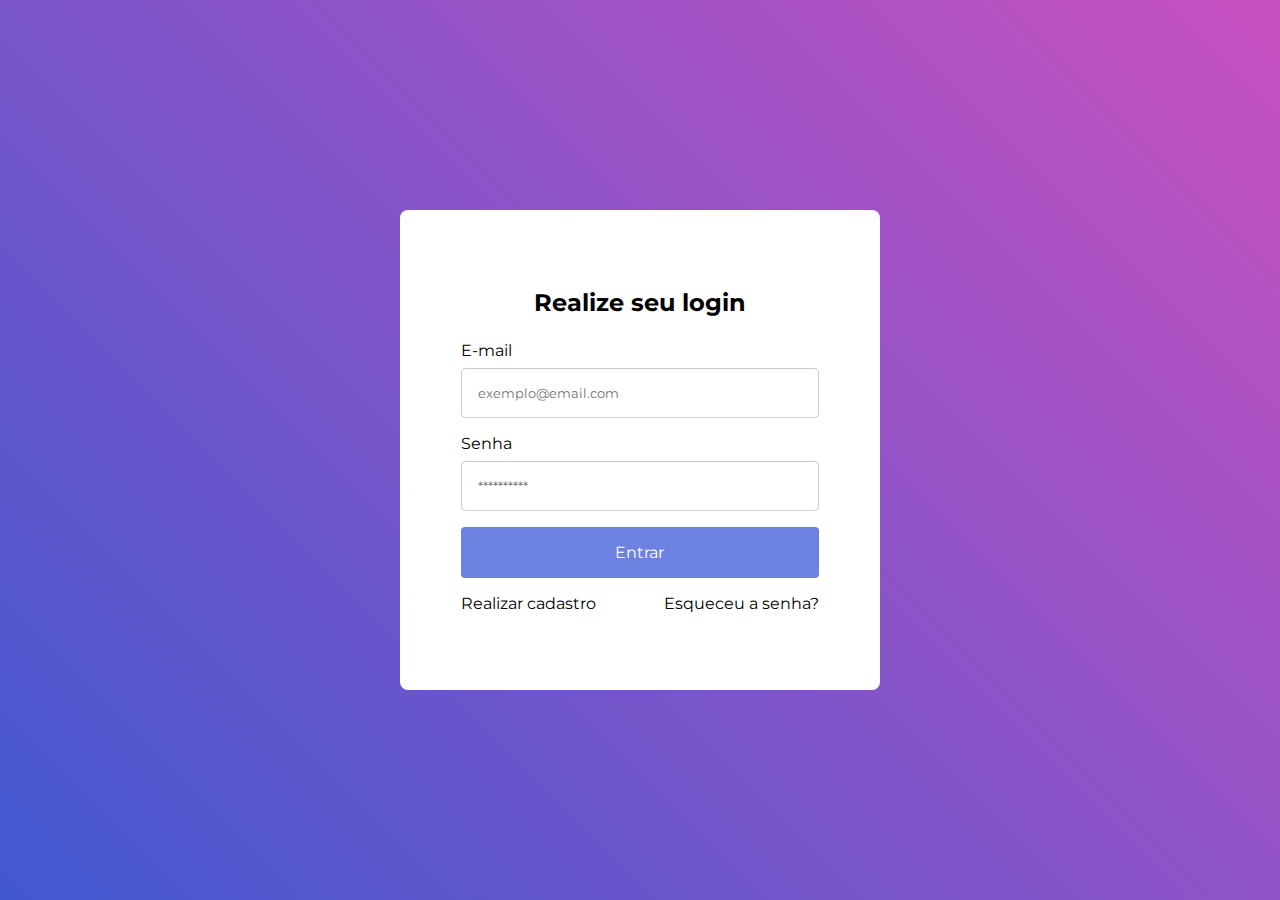
<file: src/main/webapp/index.html>
<!DOCTYPE html>
<html lang="pt-br">

<head>
    <meta charset="UTF-8">
    <meta http-equiv="X-UA-Compatible" content="IE=edge">
    <meta name="viewport" content="width=device-width, initial-scale=1.0">
    <link rel="icon" href="./assets/loja.png" type="image/x-icon">
    <link rel="stylesheet" href="./styles/login.css">
    <title>Login</title>
</head>

<body>
<div class="container">
    <div class="card">
        <h1 class="titulo-formulario">Realize seu login</h1>
        <form class="formulario" method="POST" action="login">
            <label class='formulario-label' for="email">E-mail</label>
            <input class='formulario-input' type="email" name='email' id='email' required
                   placeholder='exemplo@email.com'/>

            <label class='formulario-label' for="senha">Senha</label>
            <input class='formulario-input' type="password" name='senha' id='senha' required
                   placeholder='**********'/>

            <button class="botao-login" type="submit">Entrar</button>

            <div class="mais-informacoes">
                <a class="item" href="#">Realizar cadastro</a>
                <a class="item" href="#">Esqueceu a senha?</a>
            </div>
        </form>
    </div>
</div>
</body>

</html>
</file>
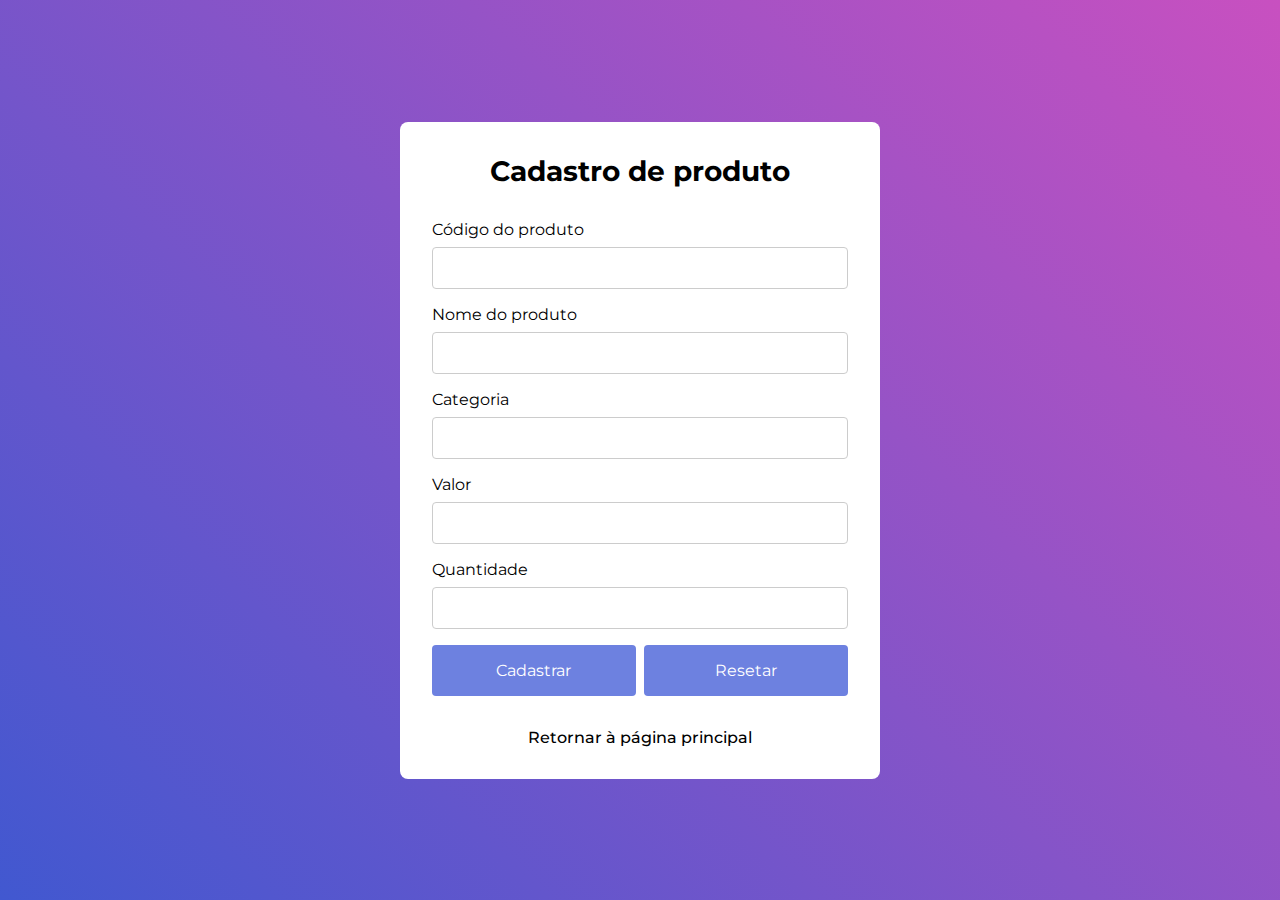
<file: src/main/webapp/cadastrar.html>
<!DOCTYPE html>
<html lang="pt-br">

<head>
    <meta charset="UTF-8">
    <meta http-equiv="X-UA-Compatible" content="IE=edge">
    <meta name="viewport" content="width=device-width, initial-scale=1.0">
    <link rel="icon" href="./assets/loja.png" type="image/x-icon">
    <link rel="stylesheet" href="./styles/cadastrar.css">
    <title>Cadastro de Produtos</title>
</head>

<body>

<div class="container">
    <form action="inserir" method="post" class="card">
        <h1 class="cadastroProduto-titulo">Cadastro de produto</h1>

        <label for="codigo" class="formulario-label">Código do produto</label>
        <input type="text" name="codigo" id="codigo" required class="formulario-input">

        <label for="nomeProduto" class="formulario-label">Nome do produto</label>
        <input type="text" name="nomeProduto" id="nomeProduto" required class="formulario-input">

        <label for="categoria" class="formulario-label">Categoria</label>
        <input type="text" name="categoria" id="categoria" class="formulario-input">

        <label for="valor" class="formulario-label">Valor</label>
        <input type="text" name="valor" id="valor" required class="formulario-input">

        <label for="quantidade" class="formulario-label">Quantidade</label>
        <input type="text" name="quantidade" id="quantidade" required class="formulario-input">

        <div class="botoes">
            <input type="submit" name="Cadastrar" value="Cadastrar" class="botao-cadastro-produto">
            <input type="reset" value="Resetar" class="botao-cadastro-produto">
        </div>

        <a href="home" class="retornar-home">Retornar à página principal</a>
    </form>
</div>

</body>

</html>
</file>
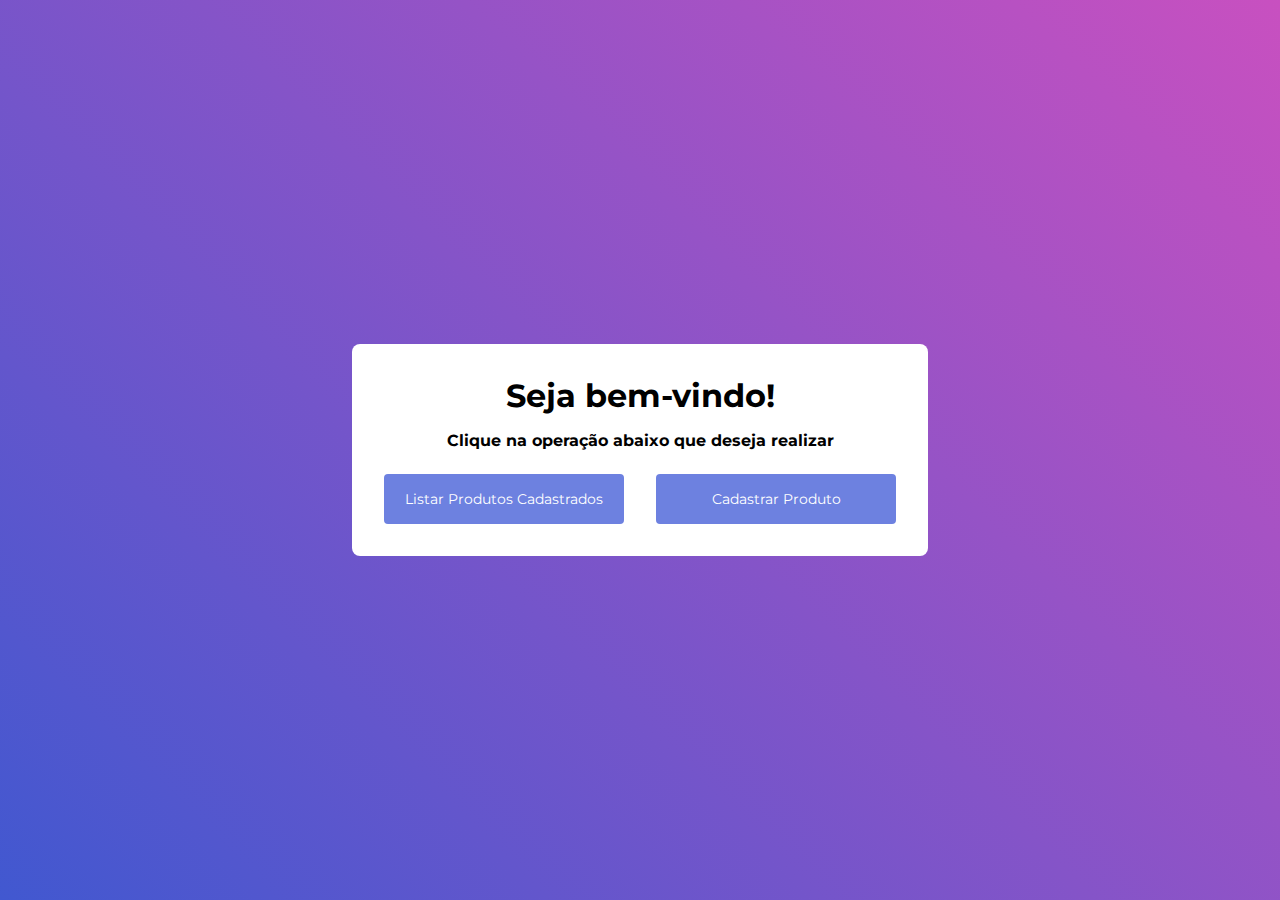
<file: src/main/webapp/home.html>
<!DOCTYPE html>
<html lang="pt-br">

<head>
    <meta charset="UTF-8">
    <meta http-equiv="X-UA-Compatible" content="IE=edge">
    <meta name="viewport" content="width=device-width, initial-scale=1.0">
    <link rel="icon" href="./assets/loja.png" type="image/x-icon">
    <link rel="stylesheet" href="./styles/home.css">
    <title>Home</title>
</head>

<body>
<div class="container">
    <div class="card">
        <h1 class="titulo-principal">Seja bem-vindo!</h1>
        <h2 class="titulo-secundario">Clique na operação abaixo que deseja realizar</h2>

        <div class="forms">
            <form method="GET" action="listarTodosProdutos">
                <input type="hidden" name="extra_submit_param" value="extra_submit_value">
                <button type="submit" name="submit_param" value="submit_value" class="botao-home">Listar Produtos
                    Cadastrados</button>
            </form>

            <form method="POST" action="add">
                <input type="hidden" name="extra_submit_param" value="extra_submit_value">
                <button type="submit" name="submit_param" value="submit_value" class="botao-home">Cadastrar Produto</button>
            </form>
        </div>
    </div>
</div>
</body>

</html>
</file>
<file: src/main/webapp/styles/login.css>
@import url("https://fonts.googleapis.com/css2?family=Montserrat:wght@400;500;700&display=swap");

* {
    padding: 0;
    margin: 0;
    box-sizing: border-box;
    font-family: "Montserrat", sans-serif;
}

.container {
    width: 100vw;
    height: 100vh;
    display: flex;
    justify-content: center;
    align-items: center;
    background: linear-gradient(-135deg, #c850c0, #4158d0);
}

.titulo-formulario {
    font-weight: 700;
    font-size: 1.5rem;
    margin-bottom: 0.5rem;
}

.card {
    width: 30rem;
    height: 30rem;
    display: flex;
    align-items: center;
    justify-content: center;
    flex-direction: column;
    padding: 1rem;
    background-color: #fff;
    border-radius: 0.5rem;
}

.formulario {
    display: flex;
    justify-content: center;
    align-items: center;
    flex-direction: column;
    width: 80%;
}

.formulario-label {
    align-self: flex-start;
    margin-top: 1rem;
}

.formulario-input {
    padding: 1rem;
    width: 100%;
    border: none;
    border: 1px solid #ccc;
    border-radius: 0.25rem;
    margin-top: 0.5rem;
}

.formulario-input:focus {
    outline: none;
    box-shadow: 0 0 3px blue;
}

.botao-login {
    width: 100%;
    margin-top: 1rem;
    padding: 1rem;
    font-family: "Montserrat", sans-serif;
    background-color: #6d81e0;
    color: white;
    font-size: 1rem;
    border: none;
    border-radius: 0.25rem;
    cursor: pointer;
    transition: 0.25s;
}

.botao-login:hover {
    background-color: #3151f0;
}

.mais-informacoes {
    width: 100%;
    display: flex;
    justify-content: space-between;
    margin-top: 1rem;
}

.item {
    text-decoration: none;
    color: #000;
}
</file>
<file: src/main/webapp/styles/cadastrar.css>
@import url("https://fonts.googleapis.com/css2?family=Montserrat:wght@400;500;700&display=swap");

* {
    padding: 0;
    margin: 0;
    box-sizing: border-box;    font-family: "Montserrat", sans-serif;
}

.container {
    width: 100vw;
    height: 100vh;
    display: flex;
    justify-content: center;
    align-items: center;
    background: linear-gradient(-135deg, #c850c0, #4158d0);
}

.card {
    width: 30rem;
    display: flex;
    align-items: center;
    justify-content: center;
    flex-direction: column;
    padding: 2rem;
    background-color: #fff;
    border-radius: 0.5rem;
}

.cadastroProduto-titulo {
    font-size: 1.75rem;
    margin-bottom: 1rem;
}

.formulario-label {
    align-self: flex-start;
    margin-top: 1rem;
}

.formulario-input {
    padding: 0.75rem;
    width: 100%;
    border: none;
    border: 1px solid #ccc;
    border-radius: 0.25rem;
    margin-top: 0.5rem;
}

.formulario-input:focus {
    outline: none;
    box-shadow: 0 0 3px blue;
}

.botoes {
    width: 100%;
    display: flex;
    justify-content: space-between;
}

.botao-cadastro-produto {
    width: 49%;
    margin-top: 1rem;
    padding: 1rem;
    font-family: "Montserrat", sans-serif;
    background-color: #6d81e0;
    color: white;
    font-size: 1rem;
    border: none;
    border-radius: 0.25rem;
    cursor: pointer;
    transition: 0.25s;
}

.botao-cadastro-produto:hover {
    background-color: #3151f0;
}

.retornar-home {
    text-decoration: none;
    margin-top: 2rem;
    color: #000;
    font-weight: 500;
    cursor: pointer;
}
</file>
<file: src/main/webapp/styles/home.css>
@import url("https://fonts.googleapis.com/css2?family=Montserrat:wght@400;500;700&display=swap");

* {
    padding: 0;
    margin: 0;
    box-sizing: border-box;
    font-family: "Montserrat", sans-serif;
}

.container {
    width: 100vw;
    height: 100vh;
    display: flex;
    justify-content: center;
    align-items: center;
    flex-direction: column;
    background: linear-gradient(-135deg, #c850c0, #4158d0);
}

.card {
    width: 36rem;
    display: flex;
    align-items: center;
    flex-direction: column;
    padding: 2rem 1rem;
    background-color: #fff;
    border-radius: 0.5rem;
}

.titulo-secundario {
    margin-top: 1rem;
    font-size: 1rem;
}

.forms {
    display: flex;
    width: 100%;
    justify-content: space-around;
    align-items: center;
    margin-top: 0.5rem;
}

.botao-home {
    width: 15rem;
    margin-top: 1rem;
    padding: 1rem;
    font-family: "Montserrat", sans-serif;
    background-color: #6d81e0;
    color: white;
    font-size: 0.9rem;
    border: none;
    border-radius: 0.25rem;
    cursor: pointer;
    transition: 0.25s;
}

.botao-home:hover {
    background-color: #3151f0;
}
</file>
